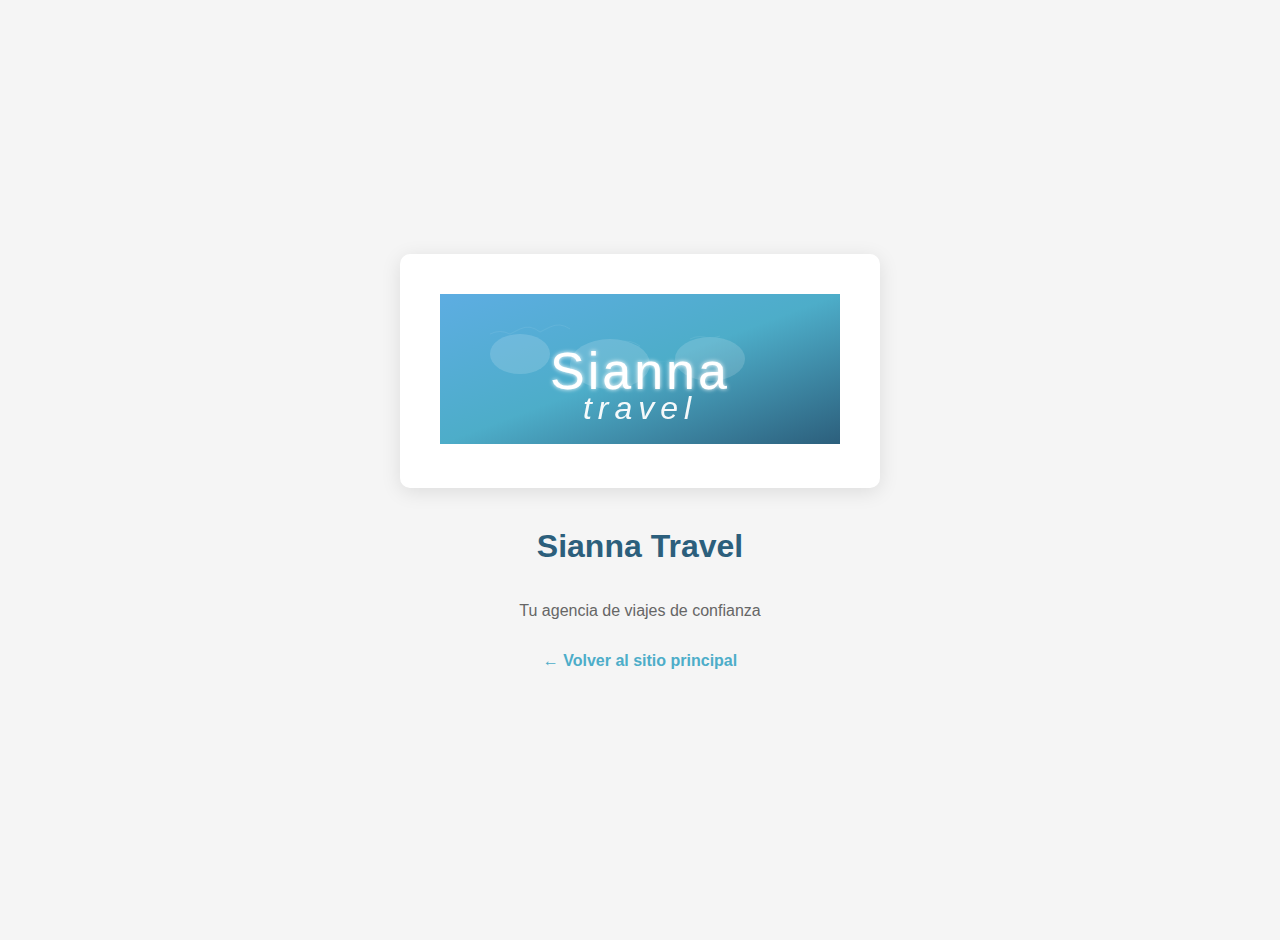
<file: logo.html>
<!DOCTYPE html>
<html lang="es">
<head>
    <meta charset="UTF-8">
    <meta name="viewport" content="width=device-width, initial-scale=1.0">
    <title>Logo Sianna Travel</title>
    <style>
        body {
            margin: 0;
            padding: 20px;
            background: #f5f5f5;
            display: flex;
            flex-direction: column;
            align-items: center;
            justify-content: center;
            min-height: 100vh;
            font-family: Arial, sans-serif;
        }
        .logo-container {
            background: white;
            padding: 40px;
            border-radius: 10px;
            box-shadow: 0 4px 20px rgba(0,0,0,0.1);
            margin-bottom: 20px;
        }
        img {
            max-width: 100%;
            height: auto;
        }
        h1 {
            color: #2C5F7C;
            margin-top: 20px;
        }
        p {
            color: #666;
            max-width: 600px;
            text-align: center;
        }
    </style>
</head>
<body>
    <div class="logo-container">
        <img src="logo.svg" alt="Sianna Travel Logo" width="400">
    </div>
    <h1>Sianna Travel</h1>
    <p>Tu agencia de viajes de confianza</p>
    <p><a href="index.html" style="color: #4DADC9; text-decoration: none; font-weight: bold;">← Volver al sitio principal</a></p>
</body>
</html>
</file>
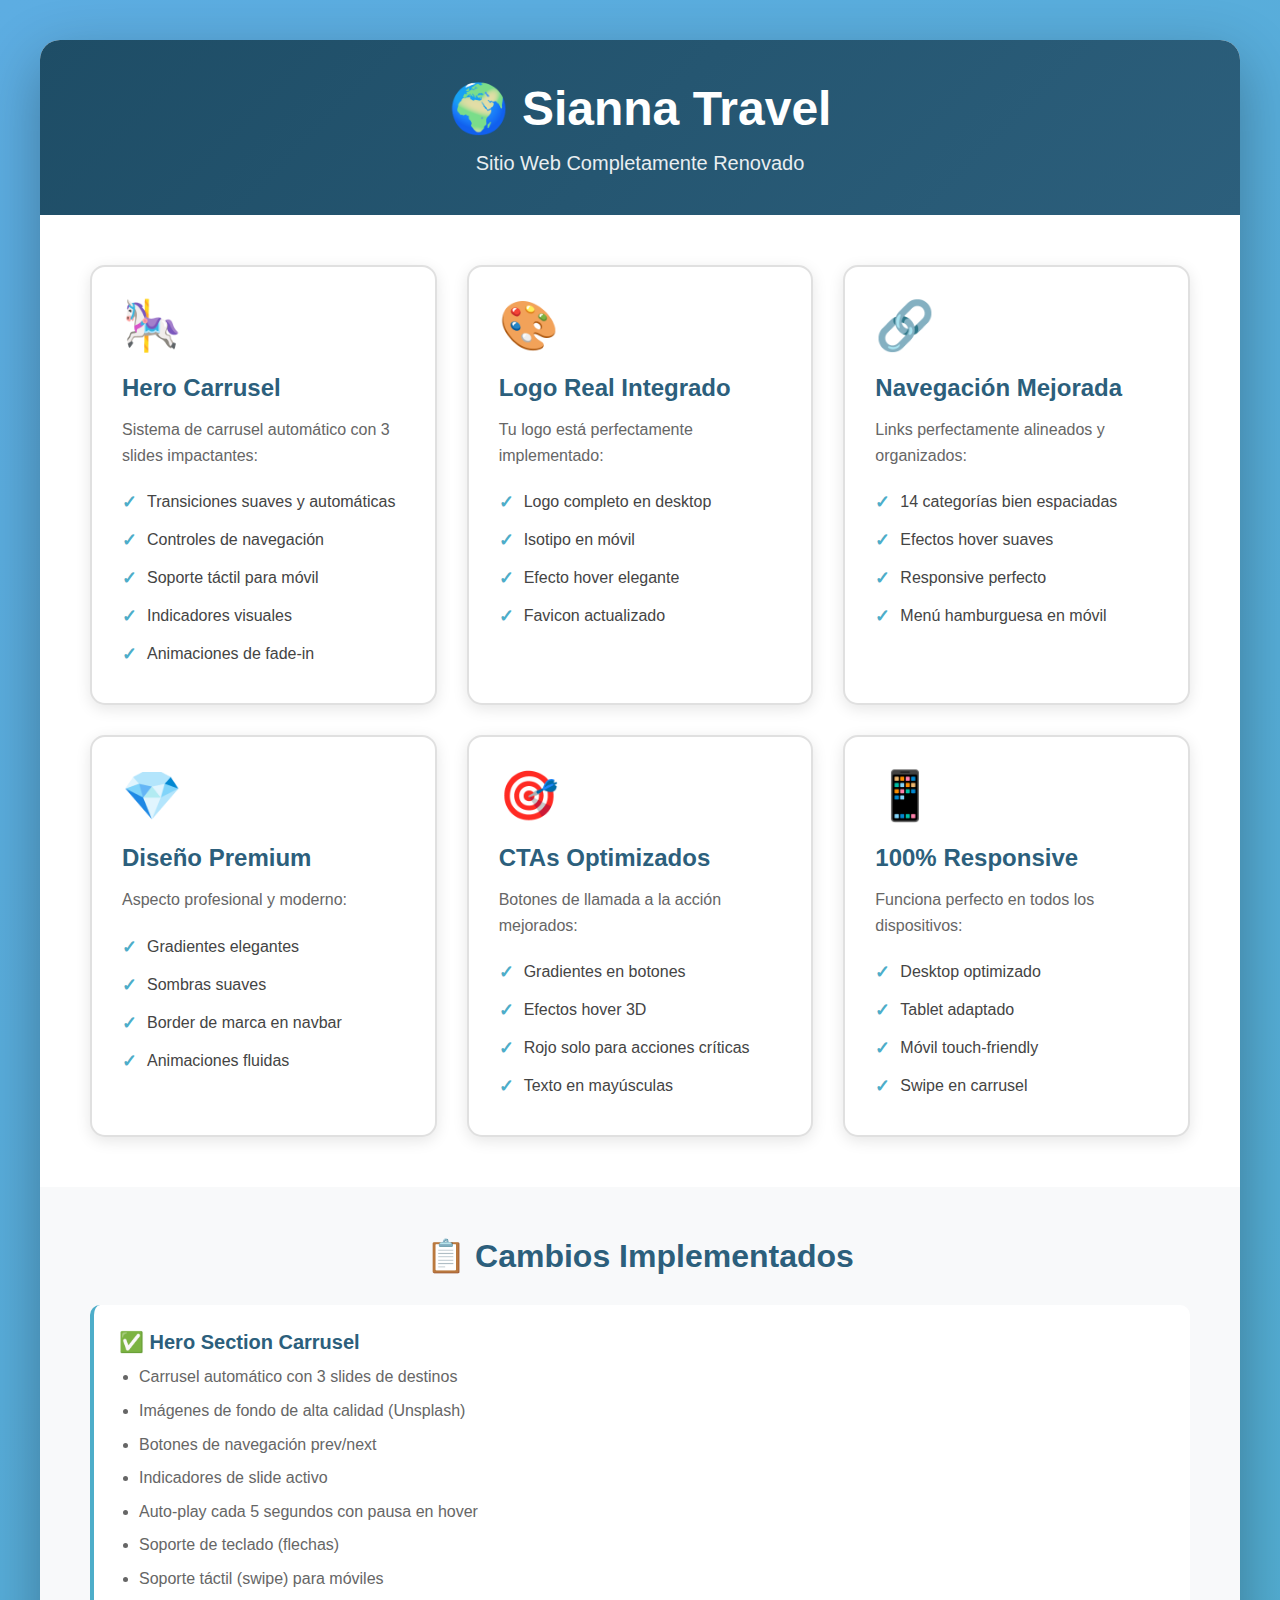
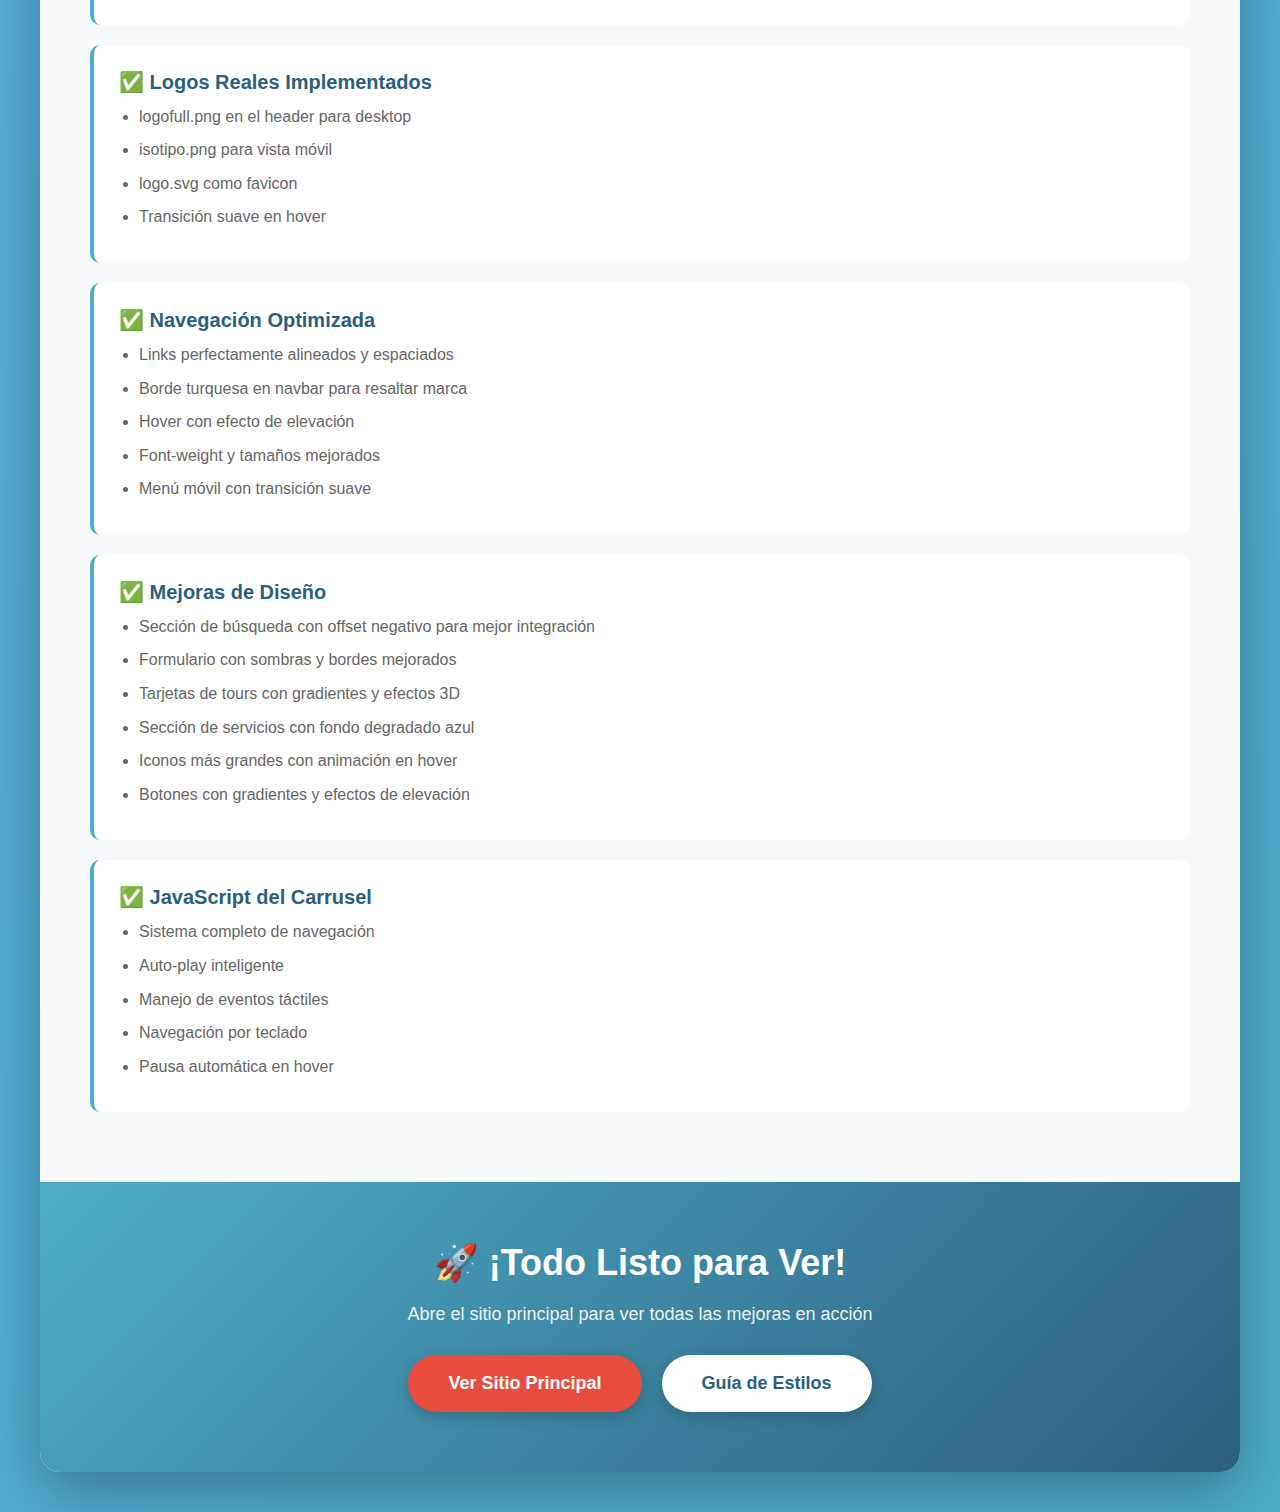
<file: preview.html>
<!DOCTYPE html>
<html lang="es">
<head>
    <meta charset="UTF-8">
    <meta name="viewport" content="width=device-width, initial-scale=1.0">
    <title>Vista Previa - Sianna Travel</title>
    <style>
        * {
            margin: 0;
            padding: 0;
            box-sizing: border-box;
        }
        
        body {
            font-family: 'Segoe UI', Tahoma, Geneva, Verdana, sans-serif;
            background: linear-gradient(135deg, #5DADE2 0%, #4DADC9 100%);
            padding: 40px 20px;
            min-height: 100vh;
        }
        
        .preview-container {
            max-width: 1200px;
            margin: 0 auto;
            background: white;
            border-radius: 20px;
            overflow: hidden;
            box-shadow: 0 20px 60px rgba(0, 0, 0, 0.3);
        }
        
        .preview-header {
            background: linear-gradient(135deg, #1E4D66 0%, #2C5F7C 100%);
            color: white;
            padding: 40px;
            text-align: center;
        }
        
        .preview-header h1 {
            font-size: 48px;
            margin-bottom: 15px;
            font-weight: 700;
        }
        
        .preview-header p {
            font-size: 20px;
            opacity: 0.9;
        }
        
        .features-grid {
            display: grid;
            grid-template-columns: repeat(auto-fit, minmax(300px, 1fr));
            gap: 30px;
            padding: 50px;
        }
        
        .feature-card {
            background: white;
            padding: 30px;
            border-radius: 15px;
            box-shadow: 0 4px 15px rgba(0, 0, 0, 0.1);
            border: 2px solid #e0e0e0;
            transition: all 0.3s ease;
        }
        
        .feature-card:hover {
            transform: translateY(-5px);
            box-shadow: 0 8px 25px rgba(77, 173, 201, 0.3);
            border-color: #4DADC9;
        }
        
        .feature-icon {
            font-size: 48px;
            margin-bottom: 20px;
        }
        
        .feature-card h3 {
            font-size: 24px;
            color: #2C5F7C;
            margin-bottom: 15px;
        }
        
        .feature-card p {
            color: #666;
            line-height: 1.6;
        }
        
        .feature-list {
            list-style: none;
            margin-top: 15px;
        }
        
        .feature-list li {
            padding: 8px 0;
            color: #444;
            display: flex;
            align-items: center;
            gap: 10px;
        }
        
        .feature-list li::before {
            content: "✓";
            color: #4DADC9;
            font-weight: bold;
            font-size: 18px;
        }
        
        .cta-section {
            background: linear-gradient(135deg, #4DADC9 0%, #2C5F7C 100%);
            padding: 60px;
            text-align: center;
            color: white;
        }
        
        .cta-section h2 {
            font-size: 36px;
            margin-bottom: 20px;
        }
        
        .btn-container {
            display: flex;
            gap: 20px;
            justify-content: center;
            flex-wrap: wrap;
            margin-top: 30px;
        }
        
        .btn {
            padding: 18px 40px;
            font-size: 18px;
            font-weight: 600;
            text-decoration: none;
            border-radius: 50px;
            transition: all 0.3s ease;
            display: inline-block;
            box-shadow: 0 4px 15px rgba(0, 0, 0, 0.2);
        }
        
        .btn-primary {
            background-color: #E74C3C;
            color: white;
        }
        
        .btn-primary:hover {
            background-color: #C0392B;
            transform: translateY(-3px);
            box-shadow: 0 6px 20px rgba(231, 76, 60, 0.4);
        }
        
        .btn-secondary {
            background-color: white;
            color: #2C5F7C;
        }
        
        .btn-secondary:hover {
            background-color: #f0f0f0;
            transform: translateY(-3px);
        }
        
        .changelog {
            background: #f8f9fa;
            padding: 50px;
        }
        
        .changelog h2 {
            font-size: 32px;
            color: #2C5F7C;
            margin-bottom: 30px;
            text-align: center;
        }
        
        .changelog-item {
            background: white;
            padding: 25px;
            margin-bottom: 20px;
            border-radius: 10px;
            border-left: 4px solid #4DADC9;
        }
        
        .changelog-item h3 {
            color: #2C5F7C;
            margin-bottom: 10px;
            font-size: 20px;
        }
        
        .changelog-item ul {
            margin-left: 20px;
            color: #666;
        }
        
        .changelog-item ul li {
            margin: 8px 0;
            line-height: 1.6;
        }
        
        @media (max-width: 768px) {
            .preview-header h1 {
                font-size: 32px;
            }
            
            .features-grid {
                padding: 30px 20px;
            }
            
            .cta-section {
                padding: 40px 20px;
            }
            
            .changelog {
                padding: 30px 20px;
            }
        }
    </style>
</head>
<body>
    <div class="preview-container">
        <div class="preview-header">
            <h1>🌍 Sianna Travel</h1>
            <p>Sitio Web Completamente Renovado</p>
        </div>
        
        <div class="features-grid">
            <div class="feature-card">
                <div class="feature-icon">🎠</div>
                <h3>Hero Carrusel</h3>
                <p>Sistema de carrusel automático con 3 slides impactantes:</p>
                <ul class="feature-list">
                    <li>Transiciones suaves y automáticas</li>
                    <li>Controles de navegación</li>
                    <li>Soporte táctil para móvil</li>
                    <li>Indicadores visuales</li>
                    <li>Animaciones de fade-in</li>
                </ul>
            </div>
            
            <div class="feature-card">
                <div class="feature-icon">🎨</div>
                <h3>Logo Real Integrado</h3>
                <p>Tu logo está perfectamente implementado:</p>
                <ul class="feature-list">
                    <li>Logo completo en desktop</li>
                    <li>Isotipo en móvil</li>
                    <li>Efecto hover elegante</li>
                    <li>Favicon actualizado</li>
                </ul>
            </div>
            
            <div class="feature-card">
                <div class="feature-icon">🔗</div>
                <h3>Navegación Mejorada</h3>
                <p>Links perfectamente alineados y organizados:</p>
                <ul class="feature-list">
                    <li>14 categorías bien espaciadas</li>
                    <li>Efectos hover suaves</li>
                    <li>Responsive perfecto</li>
                    <li>Menú hamburguesa en móvil</li>
                </ul>
            </div>
            
            <div class="feature-card">
                <div class="feature-icon">💎</div>
                <h3>Diseño Premium</h3>
                <p>Aspecto profesional y moderno:</p>
                <ul class="feature-list">
                    <li>Gradientes elegantes</li>
                    <li>Sombras suaves</li>
                    <li>Border de marca en navbar</li>
                    <li>Animaciones fluidas</li>
                </ul>
            </div>
            
            <div class="feature-card">
                <div class="feature-icon">🎯</div>
                <h3>CTAs Optimizados</h3>
                <p>Botones de llamada a la acción mejorados:</p>
                <ul class="feature-list">
                    <li>Gradientes en botones</li>
                    <li>Efectos hover 3D</li>
                    <li>Rojo solo para acciones críticas</li>
                    <li>Texto en mayúsculas</li>
                </ul>
            </div>
            
            <div class="feature-card">
                <div class="feature-icon">📱</div>
                <h3>100% Responsive</h3>
                <p>Funciona perfecto en todos los dispositivos:</p>
                <ul class="feature-list">
                    <li>Desktop optimizado</li>
                    <li>Tablet adaptado</li>
                    <li>Móvil touch-friendly</li>
                    <li>Swipe en carrusel</li>
                </ul>
            </div>
        </div>
        
        <div class="changelog">
            <h2>📋 Cambios Implementados</h2>
            
            <div class="changelog-item">
                <h3>✅ Hero Section Carrusel</h3>
                <ul>
                    <li>Carrusel automático con 3 slides de destinos</li>
                    <li>Imágenes de fondo de alta calidad (Unsplash)</li>
                    <li>Botones de navegación prev/next</li>
                    <li>Indicadores de slide activo</li>
                    <li>Auto-play cada 5 segundos con pausa en hover</li>
                    <li>Soporte de teclado (flechas)</li>
                    <li>Soporte táctil (swipe) para móviles</li>
                </ul>
            </div>
            
            <div class="changelog-item">
                <h3>✅ Logos Reales Implementados</h3>
                <ul>
                    <li>logofull.png en el header para desktop</li>
                    <li>isotipo.png para vista móvil</li>
                    <li>logo.svg como favicon</li>
                    <li>Transición suave en hover</li>
                </ul>
            </div>
            
            <div class="changelog-item">
                <h3>✅ Navegación Optimizada</h3>
                <ul>
                    <li>Links perfectamente alineados y espaciados</li>
                    <li>Borde turquesa en navbar para resaltar marca</li>
                    <li>Hover con efecto de elevación</li>
                    <li>Font-weight y tamaños mejorados</li>
                    <li>Menú móvil con transición suave</li>
                </ul>
            </div>
            
            <div class="changelog-item">
                <h3>✅ Mejoras de Diseño</h3>
                <ul>
                    <li>Sección de búsqueda con offset negativo para mejor integración</li>
                    <li>Formulario con sombras y bordes mejorados</li>
                    <li>Tarjetas de tours con gradientes y efectos 3D</li>
                    <li>Sección de servicios con fondo degradado azul</li>
                    <li>Iconos más grandes con animación en hover</li>
                    <li>Botones con gradientes y efectos de elevación</li>
                </ul>
            </div>
            
            <div class="changelog-item">
                <h3>✅ JavaScript del Carrusel</h3>
                <ul>
                    <li>Sistema completo de navegación</li>
                    <li>Auto-play inteligente</li>
                    <li>Manejo de eventos táctiles</li>
                    <li>Navegación por teclado</li>
                    <li>Pausa automática en hover</li>
                </ul>
            </div>
        </div>
        
        <div class="cta-section">
            <h2>🚀 ¡Todo Listo para Ver!</h2>
            <p style="font-size: 18px; margin-top: 10px; opacity: 0.9;">
                Abre el sitio principal para ver todas las mejoras en acción
            </p>
            <div class="btn-container">
                <a href="index.html" class="btn btn-primary">Ver Sitio Principal</a>
                <a href="style-guide.html" class="btn btn-secondary">Guía de Estilos</a>
            </div>
        </div>
    </div>
</body>
</html>
</file>
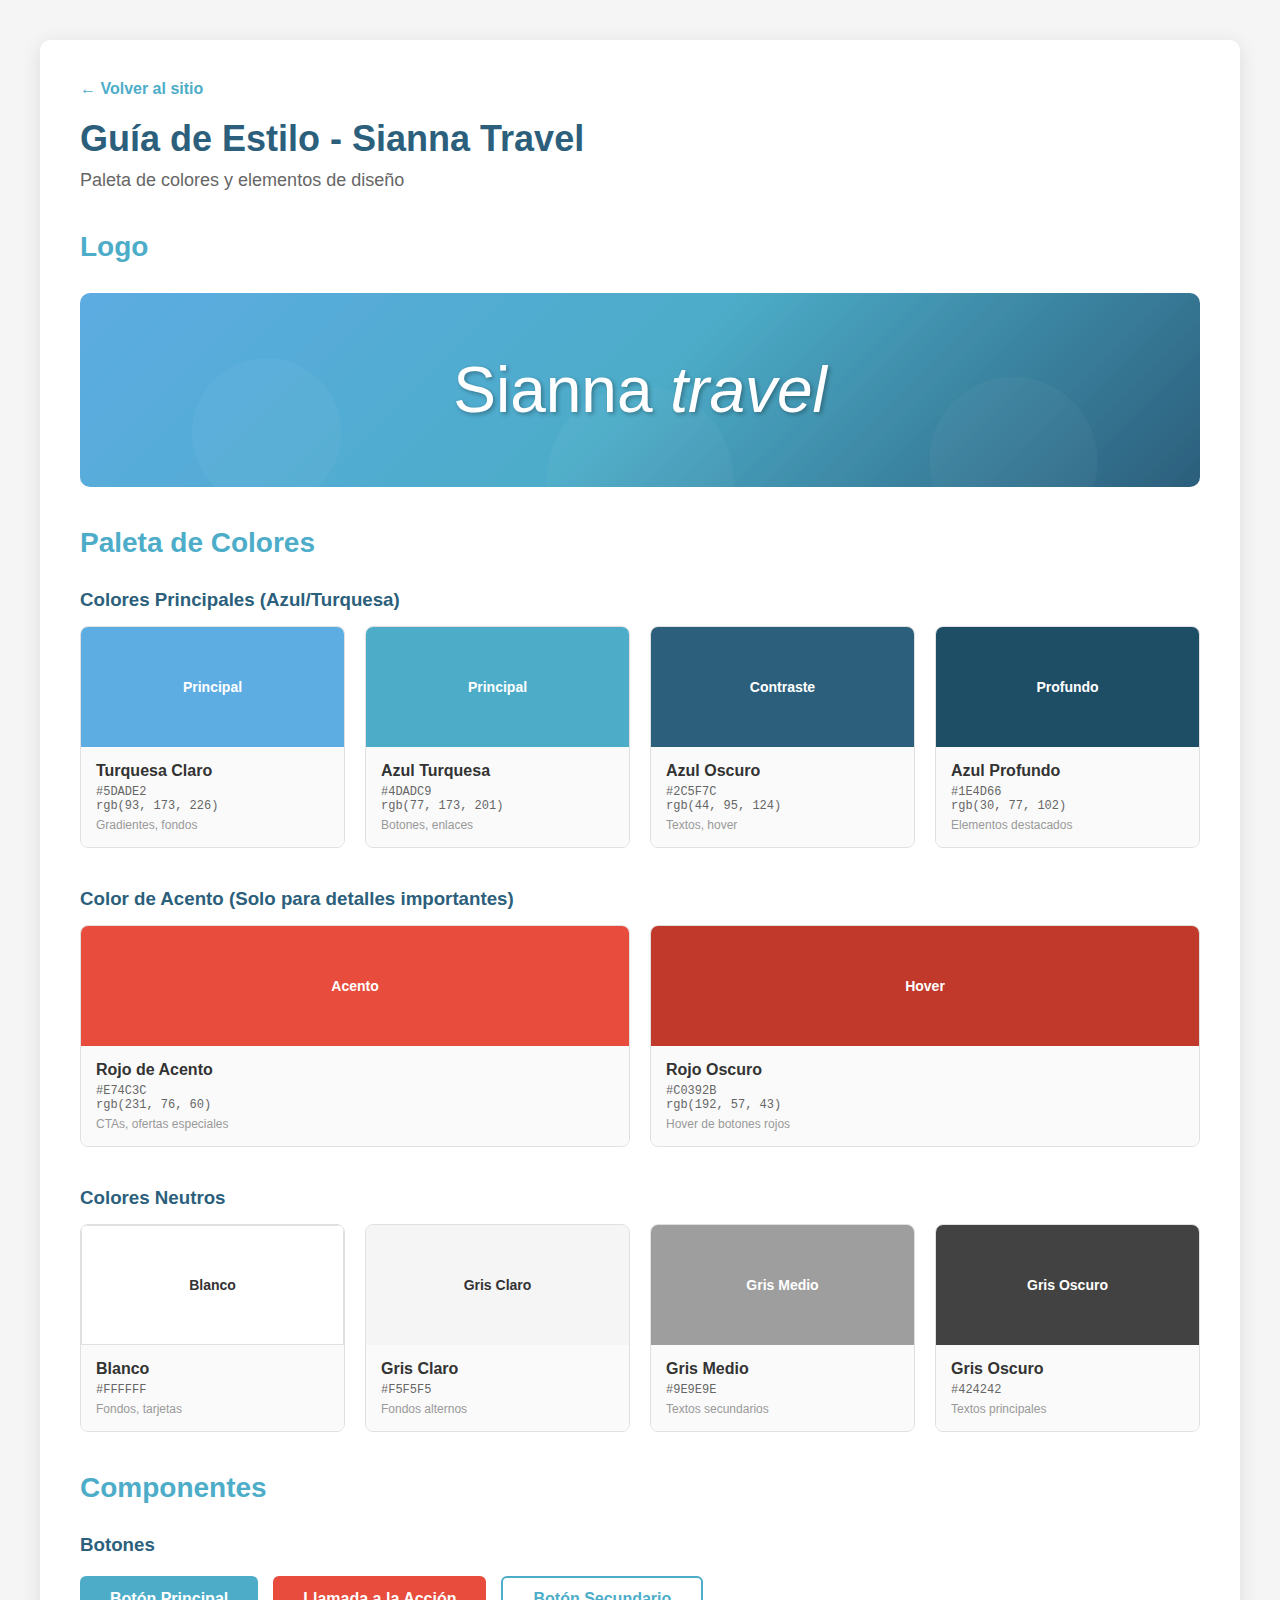
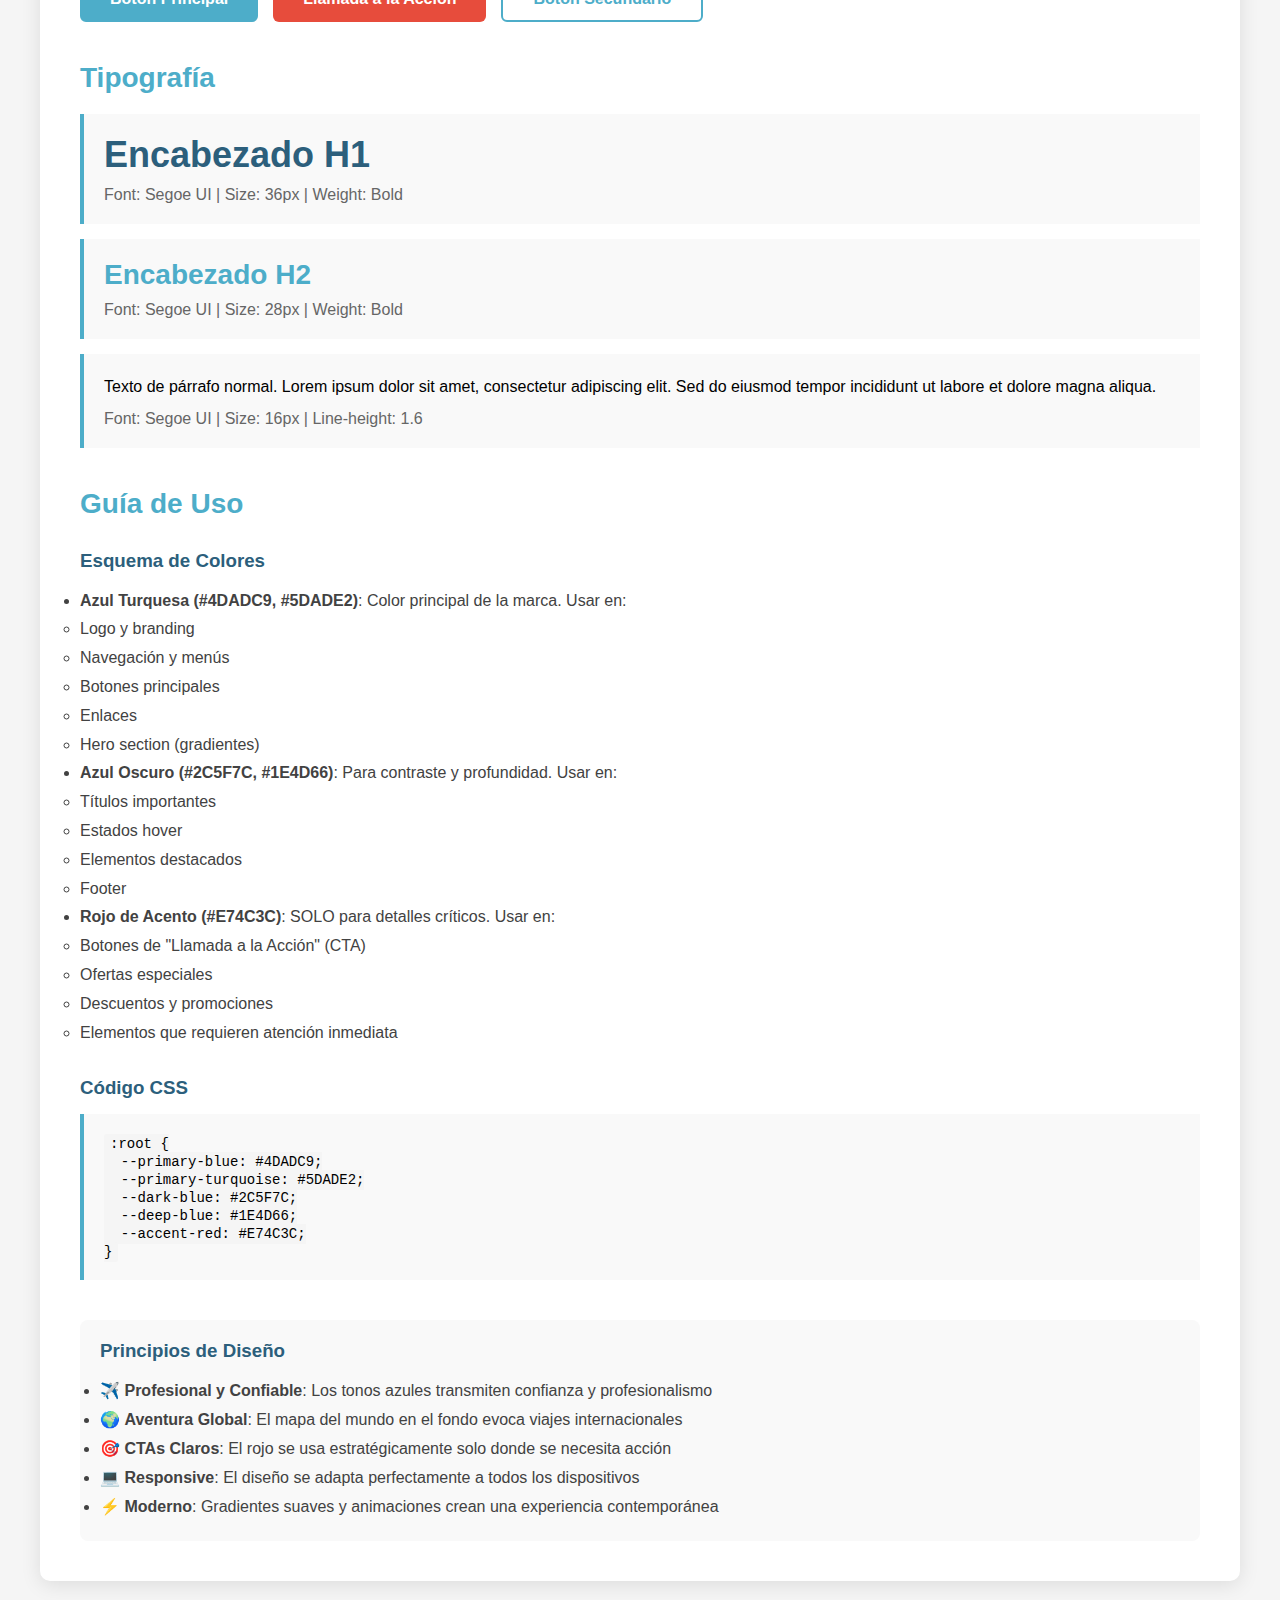
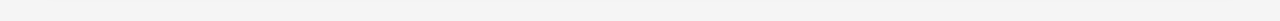
<file: style-guide.html>
<!DOCTYPE html>
<html lang="es">
<head>
    <meta charset="UTF-8">
    <meta name="viewport" content="width=device-width, initial-scale=1.0">
    <title>Guía de Estilo - Sianna Travel</title>
    <style>
        * {
            margin: 0;
            padding: 0;
            box-sizing: border-box;
        }
        
        body {
            font-family: 'Segoe UI', Tahoma, Geneva, Verdana, sans-serif;
            padding: 40px;
            background: #f5f5f5;
        }
        
        .container {
            max-width: 1200px;
            margin: 0 auto;
            background: white;
            padding: 40px;
            border-radius: 10px;
            box-shadow: 0 4px 20px rgba(0,0,0,0.1);
        }
        
        h1 {
            color: #2C5F7C;
            margin-bottom: 10px;
            font-size: 36px;
        }
        
        h2 {
            color: #4DADC9;
            margin-top: 40px;
            margin-bottom: 20px;
            font-size: 28px;
        }
        
        h3 {
            color: #2C5F7C;
            margin-top: 30px;
            margin-bottom: 15px;
        }
        
        .subtitle {
            color: #666;
            margin-bottom: 40px;
            font-size: 18px;
        }
        
        .colors-grid {
            display: grid;
            grid-template-columns: repeat(auto-fit, minmax(200px, 1fr));
            gap: 20px;
            margin-bottom: 40px;
        }
        
        .color-card {
            border: 1px solid #e0e0e0;
            border-radius: 8px;
            overflow: hidden;
        }
        
        .color-swatch {
            height: 120px;
            display: flex;
            align-items: center;
            justify-content: center;
            color: white;
            font-weight: bold;
            font-size: 14px;
        }
        
        .color-info {
            padding: 15px;
            background: #fafafa;
        }
        
        .color-name {
            font-weight: bold;
            color: #333;
            margin-bottom: 5px;
        }
        
        .color-code {
            font-family: 'Courier New', monospace;
            font-size: 12px;
            color: #666;
        }
        
        .usage {
            margin-top: 5px;
            font-size: 12px;
            color: #999;
        }
        
        .logo-showcase {
            background: linear-gradient(135deg, #5DADE2 0%, #4DADC9 50%, #2C5F7C 100%);
            padding: 60px;
            border-radius: 10px;
            text-align: center;
            margin: 30px 0;
            position: relative;
            overflow: hidden;
        }
        
        .logo-showcase::before {
            content: '';
            position: absolute;
            top: 0;
            left: 0;
            right: 0;
            bottom: 0;
            background-image: url('data:image/svg+xml,<svg xmlns="http://www.w3.org/2000/svg" viewBox="0 0 1200 400"><g opacity="0.1"><circle cx="200" cy="150" r="80" fill="white"/><circle cx="600" cy="200" r="100" fill="white"/><circle cx="1000" cy="180" r="90" fill="white"/></g></svg>');
            background-size: cover;
            opacity: 0.3;
        }
        
        .logo-text {
            font-size: 64px;
            color: white;
            text-shadow: 2px 2px 4px rgba(0,0,0,0.3);
            position: relative;
            z-index: 1;
        }
        
        .logo-text .travel {
            font-style: italic;
            font-weight: 300;
        }
        
        .typography-example {
            padding: 20px;
            background: #f9f9f9;
            border-left: 4px solid #4DADC9;
            margin: 15px 0;
        }
        
        .button-showcase {
            display: flex;
            gap: 15px;
            flex-wrap: wrap;
            margin: 20px 0;
        }
        
        .btn {
            padding: 12px 30px;
            border: none;
            border-radius: 6px;
            font-size: 16px;
            font-weight: bold;
            cursor: pointer;
            transition: all 0.3s ease;
        }
        
        .btn-primary {
            background-color: #4DADC9;
            color: white;
        }
        
        .btn-primary:hover {
            background-color: #2C5F7C;
            transform: translateY(-2px);
            box-shadow: 0 4px 10px rgba(77, 173, 201, 0.3);
        }
        
        .btn-accent {
            background-color: #E74C3C;
            color: white;
        }
        
        .btn-accent:hover {
            background-color: #C0392B;
            transform: translateY(-2px);
            box-shadow: 0 4px 10px rgba(231, 76, 60, 0.3);
        }
        
        .btn-secondary {
            background-color: white;
            color: #4DADC9;
            border: 2px solid #4DADC9;
        }
        
        .btn-secondary:hover {
            background-color: #4DADC9;
            color: white;
        }
        
        code {
            background: #f5f5f5;
            padding: 2px 6px;
            border-radius: 3px;
            font-family: 'Courier New', monospace;
            font-size: 14px;
        }
        
        .back-link {
            display: inline-block;
            margin-bottom: 20px;
            color: #4DADC9;
            text-decoration: none;
            font-weight: bold;
        }
        
        .back-link:hover {
            color: #2C5F7C;
        }
    </style>
</head>
<body>
    <div class="container">
        <a href="index.html" class="back-link">← Volver al sitio</a>
        
        <h1>Guía de Estilo - Sianna Travel</h1>
        <p class="subtitle">Paleta de colores y elementos de diseño</p>
        
        <!-- Logo -->
        <h2>Logo</h2>
        <div class="logo-showcase">
            <div class="logo-text">
                Sianna <span class="travel">travel</span>
            </div>
        </div>
        
        <!-- Colores Principales -->
        <h2>Paleta de Colores</h2>
        
        <h3>Colores Principales (Azul/Turquesa)</h3>
        <div class="colors-grid">
            <div class="color-card">
                <div class="color-swatch" style="background-color: #5DADE2;">
                    Principal
                </div>
                <div class="color-info">
                    <div class="color-name">Turquesa Claro</div>
                    <div class="color-code">#5DADE2</div>
                    <div class="color-code">rgb(93, 173, 226)</div>
                    <div class="usage">Gradientes, fondos</div>
                </div>
            </div>
            
            <div class="color-card">
                <div class="color-swatch" style="background-color: #4DADC9;">
                    Principal
                </div>
                <div class="color-info">
                    <div class="color-name">Azul Turquesa</div>
                    <div class="color-code">#4DADC9</div>
                    <div class="color-code">rgb(77, 173, 201)</div>
                    <div class="usage">Botones, enlaces</div>
                </div>
            </div>
            
            <div class="color-card">
                <div class="color-swatch" style="background-color: #2C5F7C;">
                    Contraste
                </div>
                <div class="color-info">
                    <div class="color-name">Azul Oscuro</div>
                    <div class="color-code">#2C5F7C</div>
                    <div class="color-code">rgb(44, 95, 124)</div>
                    <div class="usage">Textos, hover</div>
                </div>
            </div>
            
            <div class="color-card">
                <div class="color-swatch" style="background-color: #1E4D66;">
                    Profundo
                </div>
                <div class="color-info">
                    <div class="color-name">Azul Profundo</div>
                    <div class="color-code">#1E4D66</div>
                    <div class="color-code">rgb(30, 77, 102)</div>
                    <div class="usage">Elementos destacados</div>
                </div>
            </div>
        </div>
        
        <h3>Color de Acento (Solo para detalles importantes)</h3>
        <div class="colors-grid">
            <div class="color-card">
                <div class="color-swatch" style="background-color: #E74C3C;">
                    Acento
                </div>
                <div class="color-info">
                    <div class="color-name">Rojo de Acento</div>
                    <div class="color-code">#E74C3C</div>
                    <div class="color-code">rgb(231, 76, 60)</div>
                    <div class="usage">CTAs, ofertas especiales</div>
                </div>
            </div>
            
            <div class="color-card">
                <div class="color-swatch" style="background-color: #C0392B;">
                    Hover
                </div>
                <div class="color-info">
                    <div class="color-name">Rojo Oscuro</div>
                    <div class="color-code">#C0392B</div>
                    <div class="color-code">rgb(192, 57, 43)</div>
                    <div class="usage">Hover de botones rojos</div>
                </div>
            </div>
        </div>
        
        <h3>Colores Neutros</h3>
        <div class="colors-grid">
            <div class="color-card">
                <div class="color-swatch" style="background-color: #FFFFFF; color: #333; border: 1px solid #e0e0e0;">
                    Blanco
                </div>
                <div class="color-info">
                    <div class="color-name">Blanco</div>
                    <div class="color-code">#FFFFFF</div>
                    <div class="usage">Fondos, tarjetas</div>
                </div>
            </div>
            
            <div class="color-card">
                <div class="color-swatch" style="background-color: #F5F5F5; color: #333;">
                    Gris Claro
                </div>
                <div class="color-info">
                    <div class="color-name">Gris Claro</div>
                    <div class="color-code">#F5F5F5</div>
                    <div class="usage">Fondos alternos</div>
                </div>
            </div>
            
            <div class="color-card">
                <div class="color-swatch" style="background-color: #9E9E9E;">
                    Gris Medio
                </div>
                <div class="color-info">
                    <div class="color-name">Gris Medio</div>
                    <div class="color-code">#9E9E9E</div>
                    <div class="usage">Textos secundarios</div>
                </div>
            </div>
            
            <div class="color-card">
                <div class="color-swatch" style="background-color: #424242;">
                    Gris Oscuro
                </div>
                <div class="color-info">
                    <div class="color-name">Gris Oscuro</div>
                    <div class="color-code">#424242</div>
                    <div class="usage">Textos principales</div>
                </div>
            </div>
        </div>
        
        <!-- Botones -->
        <h2>Componentes</h2>
        
        <h3>Botones</h3>
        <div class="button-showcase">
            <button class="btn btn-primary">Botón Principal</button>
            <button class="btn btn-accent">Llamada a la Acción</button>
            <button class="btn btn-secondary">Botón Secundario</button>
        </div>
        
        <!-- Tipografía -->
        <h2>Tipografía</h2>
        
        <div class="typography-example">
            <h1 style="margin: 0 0 10px 0;">Encabezado H1</h1>
            <p style="margin: 0; color: #666;">Font: Segoe UI | Size: 36px | Weight: Bold</p>
        </div>
        
        <div class="typography-example">
            <h2 style="margin: 0 0 10px 0;">Encabezado H2</h2>
            <p style="margin: 0; color: #666;">Font: Segoe UI | Size: 28px | Weight: Bold</p>
        </div>
        
        <div class="typography-example">
            <p style="margin: 0; font-size: 16px; line-height: 1.6;">
                Texto de párrafo normal. Lorem ipsum dolor sit amet, consectetur adipiscing elit. 
                Sed do eiusmod tempor incididunt ut labore et dolore magna aliqua.
            </p>
            <p style="margin: 10px 0 0 0; color: #666;">Font: Segoe UI | Size: 16px | Line-height: 1.6</p>
        </div>
        
        <!-- Uso de Colores -->
        <h2>Guía de Uso</h2>
        
        <h3>Esquema de Colores</h3>
        <ul style="line-height: 1.8; color: #424242;">
            <li><strong>Azul Turquesa (#4DADC9, #5DADE2)</strong>: Color principal de la marca. Usar en:
                <ul>
                    <li>Logo y branding</li>
                    <li>Navegación y menús</li>
                    <li>Botones principales</li>
                    <li>Enlaces</li>
                    <li>Hero section (gradientes)</li>
                </ul>
            </li>
            <li><strong>Azul Oscuro (#2C5F7C, #1E4D66)</strong>: Para contraste y profundidad. Usar en:
                <ul>
                    <li>Títulos importantes</li>
                    <li>Estados hover</li>
                    <li>Elementos destacados</li>
                    <li>Footer</li>
                </ul>
            </li>
            <li><strong>Rojo de Acento (#E74C3C)</strong>: SOLO para detalles críticos. Usar en:
                <ul>
                    <li>Botones de "Llamada a la Acción" (CTA)</li>
                    <li>Ofertas especiales</li>
                    <li>Descuentos y promociones</li>
                    <li>Elementos que requieren atención inmediata</li>
                </ul>
            </li>
        </ul>
        
        <h3>Código CSS</h3>
        <div class="typography-example">
            <code>
                :root {<br>
                &nbsp;&nbsp;--primary-blue: #4DADC9;<br>
                &nbsp;&nbsp;--primary-turquoise: #5DADE2;<br>
                &nbsp;&nbsp;--dark-blue: #2C5F7C;<br>
                &nbsp;&nbsp;--deep-blue: #1E4D66;<br>
                &nbsp;&nbsp;--accent-red: #E74C3C;<br>
                }
            </code>
        </div>
        
        <div style="margin-top: 40px; padding: 20px; background: #f9f9f9; border-radius: 8px;">
            <h3 style="margin-top: 0;">Principios de Diseño</h3>
            <ul style="line-height: 1.8; color: #424242;">
                <li>✈️ <strong>Profesional y Confiable</strong>: Los tonos azules transmiten confianza y profesionalismo</li>
                <li>🌍 <strong>Aventura Global</strong>: El mapa del mundo en el fondo evoca viajes internacionales</li>
                <li>🎯 <strong>CTAs Claros</strong>: El rojo se usa estratégicamente solo donde se necesita acción</li>
                <li>💻 <strong>Responsive</strong>: El diseño se adapta perfectamente a todos los dispositivos</li>
                <li>⚡ <strong>Moderno</strong>: Gradientes suaves y animaciones crean una experiencia contemporánea</li>
            </ul>
        </div>
    </div>
</body>
</html>
</file>
